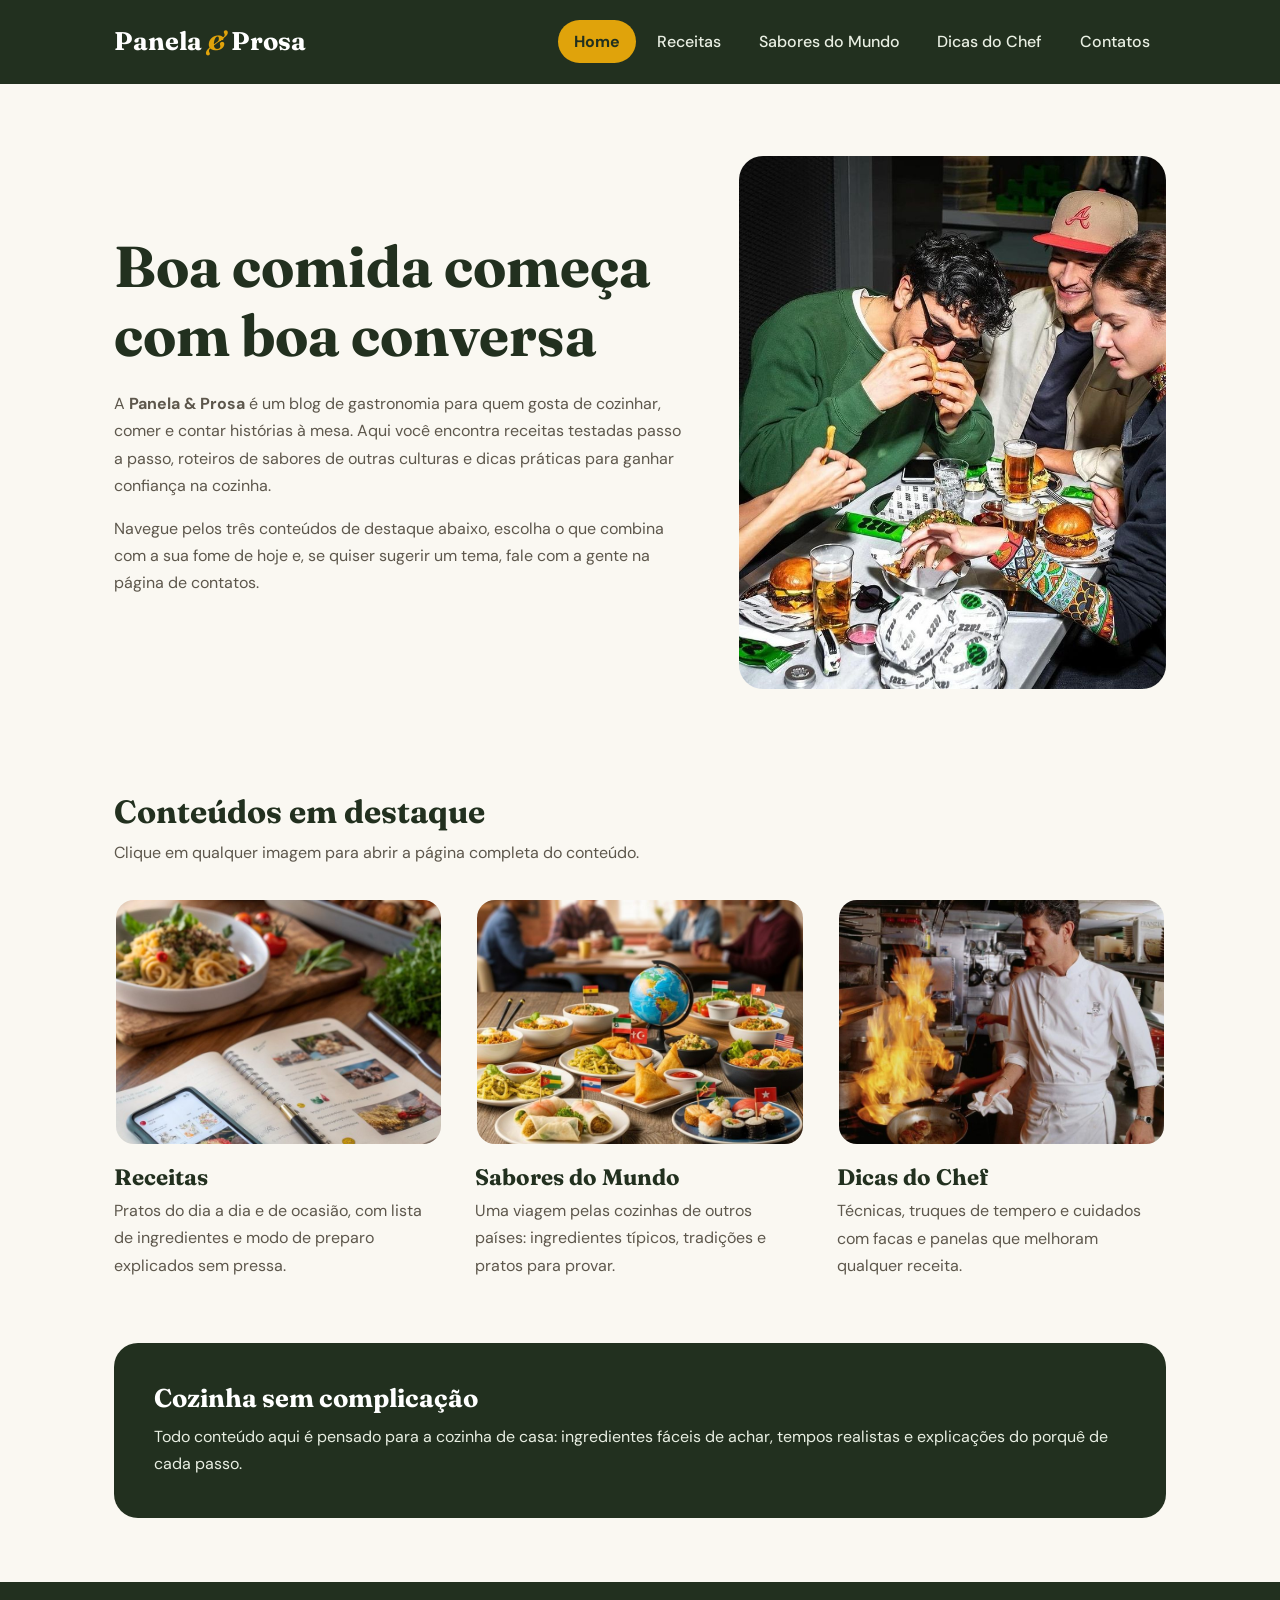
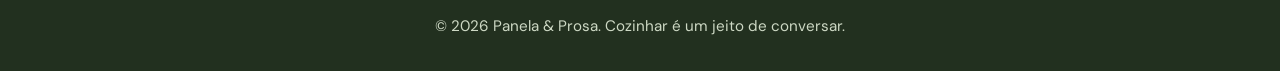
<file: index.html>
<!DOCTYPE html>
<html lang="pt-BR">
<head>
<meta charset="UTF-8">
<meta name="viewport" content="width=device-width, initial-scale=1">
<title>Home | Panela &amp; Prosa</title>
<link rel="preconnect" href="https://fonts.googleapis.com">
<link rel="stylesheet" href="https://fonts.googleapis.com/css2?family=Fraunces:ital,wght@0,600;0,700;1,600&amp;family=DM+Sans:wght@400;500;700&amp;display=swap">
<link rel="stylesheet" href="css/estilo.css">
</head>
<body>
<header class="topo"><div class="topo-in">
<a class="marca" href="index.html">Panela <span>&amp;</span> Prosa</a>
<nav aria-label="Navegação principal"><ul><li><a href="index.html" aria-current="page">Home</a></li><li><a href="receitas.html">Receitas</a></li><li><a href="sabores-do-mundo.html">Sabores do Mundo</a></li><li><a href="dicas-do-chef.html">Dicas do Chef</a></li><li><a href="contatos.html">Contatos</a></li></ul></nav>
</div></header>
<main>
<section class="hero">
<div>
<h1>Boa comida começa com boa conversa</h1>
<p>A <strong>Panela &amp; Prosa</strong> é um blog de gastronomia para quem gosta de cozinhar, comer e contar histórias à mesa. Aqui você encontra receitas testadas passo a passo, roteiros de sabores de outras culturas e dicas práticas para ganhar confiança na cozinha.</p>
<p>Navegue pelos três conteúdos de destaque abaixo, escolha o que combina com a sua fome de hoje e, se quiser sugerir um tema, fale com a gente na página de contatos.</p>
</div>
<img src="img/download (1).jpg" alt="">
</section>
<section class="secao">
<h2>Conteúdos em destaque</h2>
<p class="intro">Clique em qualquer imagem para abrir a página completa do conteúdo.</p>
<div class="destaques">
<article class="destaque"><a class="img" href="receitas.html"><img src="img/recipe.jpg"></a><h3>Receitas</h3><p>Pratos do dia a dia e de ocasião, com lista de ingredientes e modo de preparo explicados sem pressa.</p></article>
<article class="destaque"><a class="img" href="sabores-do-mundo.html"><img src="img/paieses.jpg" alt="Ir para a página Sabores do Mundo"></a><h3>Sabores do Mundo</h3><p>Uma viagem pelas cozinhas de outros países: ingredientes típicos, tradições e pratos para provar.</p></article>
<article class="destaque"><a class="img" href="dicas-do-chef.html"><img src="img/chefe.jpg" alt="Ir para a página Dicas do Chef"></a><h3>Dicas do Chef</h3><p>Técnicas, truques de tempero e cuidados com facas e panelas que melhoram qualquer receita.</p></article>
</div>
</section>
<section class="faixa"><h2>Cozinha sem complicação</h2><p>Todo conteúdo aqui é pensado para a cozinha de casa: ingredientes fáceis de achar, tempos realistas e explicações do porquê de cada passo.</p></section>
</main>
<footer class="rodape">© 2026 Panela &amp; Prosa. Cozinhar é um jeito de conversar.</footer>
</body>
</html>
</file>
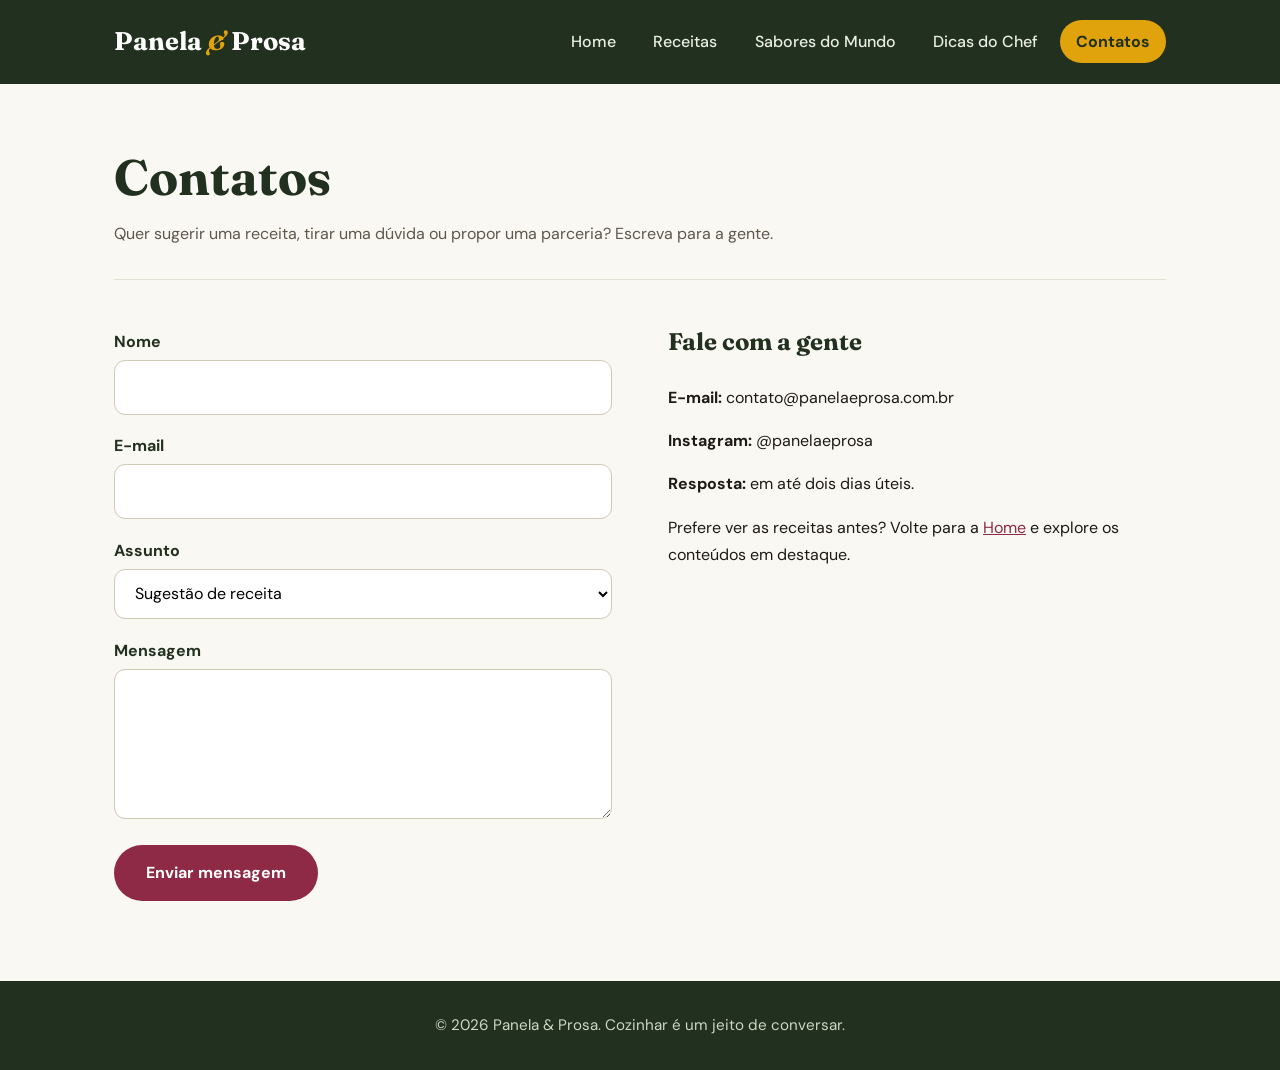
<file: contatos.html>
<!DOCTYPE html>
<html lang="pt-BR">
<head>
<meta charset="UTF-8">
<meta name="viewport" content="width=device-width, initial-scale=1">
<title>Contatos | Panela &amp; Prosa</title>
<link rel="preconnect" href="https://fonts.googleapis.com">
<link rel="stylesheet" href="https://fonts.googleapis.com/css2?family=Fraunces:ital,wght@0,600;0,700;1,600&amp;family=DM+Sans:wght@400;500;700&amp;display=swap">
<link rel="stylesheet" href="css/estilo.css">
</head>
<body>
<header class="topo"><div class="topo-in">
<a class="marca" href="index.html">Panela <span>&amp;</span> Prosa</a>
<nav aria-label="Navegação principal"><ul><li><a href="index.html">Home</a></li><li><a href="receitas.html">Receitas</a></li><li><a href="sabores-do-mundo.html">Sabores do Mundo</a></li><li><a href="dicas-do-chef.html">Dicas do Chef</a></li><li><a href="contatos.html" aria-current="page">Contatos</a></li></ul></nav>
</div></header>
<main>
<header class="cabecalho"><h1>Contatos</h1><p>Quer sugerir uma receita, tirar uma dúvida ou propor uma parceria? Escreva para a gente.</p></header>
<section class="contato">
<form action="#" method="post" onsubmit="event.preventDefault();this.reset();document.getElementById('ok').hidden=false;">
<div><label for="nome">Nome</label><input id="nome" name="nome" type="text" required></div>
<div><label for="email">E-mail</label><input id="email" name="email" type="email" required></div>
<div><label for="assunto">Assunto</label><select id="assunto" name="assunto"><option>Sugestão de receita</option><option>Dúvida</option><option>Parceria</option><option>Outro</option></select></div>
<div><label for="msg">Mensagem</label><textarea id="msg" name="msg" required></textarea></div>
<button type="submit">Enviar mensagem</button>
<p id="ok" hidden role="status">Mensagem enviada. Obrigado pelo contato!</p>
</form>
<div class="info">
<h2>Fale com a gente</h2><br>
<p><strong>E-mail:</strong> contato@panelaeprosa.com.br</p>
<p><strong>Instagram:</strong> @panelaeprosa</p>
<p><strong>Resposta:</strong> em até dois dias úteis.</p>
<p>Prefere ver as receitas antes? Volte para a <a href="index.html">Home</a> e explore os conteúdos em destaque.</p>
</div>
</section>
</main>
<footer class="rodape">© 2026 Panela &amp; Prosa. Cozinhar é um jeito de conversar.</footer>
</body>
</html>
</file>
<file: css/estilo.css>
/* ========================================
   1. VARIÁVEIS E CONFIGURAÇÕES GERAIS
======================================== */

:root {
    --verde: #22301f;
    --verde-claro: #3a4d33;
    --acafrao: #e0a30b;
    --beterraba: #8e2a45;

    --papel: #faf8f2;
    --linha: #e3dfd2;

    --tinta: #1d1a16;
    --suave: #5d574c;

    --largura: 1100px;
}

* {
    margin: 0;
    padding: 0;
    box-sizing: border-box;
}

html {
    scroll-behavior: smooth;
}

body {
    font-family: 'DM Sans', sans-serif;
    background-color: var(--papel);
    color: var(--tinta);
    font-size: 1rem;
    line-height: 1.7;
}

h1,
h2,
h3 {
    font-family: 'Fraunces', Georgia, serif;
    color: var(--verde);
    line-height: 1.2;
}

a {
    color: var(--beterraba);
}

a:focus-visible,
button:focus-visible,
input:focus-visible,
textarea:focus-visible,
select:focus-visible {
    outline: 3px solid var(--acafrao);
    outline-offset: 3px;
}


/* ========================================
   2. CABEÇALHO E NAVEGAÇÃO
======================================== */

.topo {
    background-color: var(--verde);
    color: #fff;
}

.topo-in {
    max-width: var(--largura);
    margin: 0 auto;
    padding: 1.25rem 1.5rem;

    display: flex;
    align-items: center;
    justify-content: space-between;
    flex-wrap: wrap;
    gap: 1rem;
}

.marca {
    font-family: 'Fraunces', Georgia, serif;
    font-size: 1.6rem;
    font-weight: 700;
    color: #fff;
    text-decoration: none;
}

.marca span {
    color: var(--acafrao);
    font-style: italic;
}

nav ul {
    display: flex;
    flex-wrap: wrap;
    gap: 0.35rem;
    list-style: none;
}

nav a {
    display: block;
    padding: 0.5rem 1rem;

    color: #e9efe3;
    text-decoration: none;
    border-radius: 999px;
    font-weight: 500;

    transition: background-color 0.2s;
}

nav a:hover {
    background-color: var(--verde-claro);
}

nav a[aria-current="page"] {
    background-color: var(--acafrao);
    color: var(--verde);
    font-weight: 700;
}


/* ========================================
   3. CONTEÚDO PRINCIPAL
======================================== */

main {
    max-width: var(--largura);
    margin: 0 auto;
    padding: 0 1.5rem;
}


/* ========================================
   4. SEÇÃO DE APRESENTAÇÃO (HERO)
======================================== */

.hero {
    display: grid;
    grid-template-columns: 1.15fr 0.85fr;
    align-items: center;
    gap: 3rem;

    padding: 4.5rem 0 3.5rem;
}

.hero h1 {
    font-size: clamp(2.2rem, 5vw, 3.6rem);
    margin-bottom: 1.25rem;
}

.hero p {
    max-width: 58ch;
    margin-bottom: 1rem;
    color: var(--suave);
}

.hero img {
    display: block;
    width: 100%;
    border-radius: 1.5rem;
}


/* ========================================
   5. CONTEÚDOS EM DESTAQUE
======================================== */

.secao {
    padding: 3rem 0;
}

.secao h2 {
    font-size: 2rem;
    margin-bottom: 0.5rem;
}

.intro {
    max-width: 60ch;
    margin-bottom: 2rem;
    color: var(--suave);
}

.destaques {
    display: grid;
    grid-template-columns: repeat(3, 1fr);
    gap: 2rem;
}

.destaque {
    display: flex;
    flex-direction: column;
}

.destaque .img {
    display: block;
    overflow: hidden;
    border-radius: 1.25rem;
    border: 2px solid transparent;

    transition:
        border-color 0.2s,
        transform 0.2s;
}

.destaque .img:hover,
.destaque .img:focus-visible {
    border-color: var(--acafrao);
    transform: translateY(-4px);
}

.destaque img {
    display: block;
    width: 100%;
    aspect-ratio: 4 / 3;
    object-fit: cover;
}

.destaque h3 {
    font-size: 1.4rem;
    margin: 1.1rem 0 0.4rem;
}

.destaque p {
    color: var(--suave);
    font-size: 1rem;
}


/* ========================================
   6. FAIXA INFORMATIVA
======================================== */

.faixa {
    margin: 1rem 0 4rem;
    padding: 2.5rem;

    background-color: var(--verde);
    color: #e9efe3;
    border-radius: 1.5rem;
}

.faixa h2 {
    color: #fff;
    font-size: 1.6rem;
    margin-bottom: 0.6rem;
}


/* ========================================
   7. CABEÇALHOS DAS PÁGINAS INTERNAS
======================================== */

.cabecalho {
    padding: 4rem 0 2rem;
    border-bottom: 1px solid var(--linha);
}

.cabecalho h1 {
    font-size: clamp(2rem, 4.5vw, 3.1rem);
    margin-bottom: 0.8rem;
}

.cabecalho p {
    max-width: 60ch;
    color: var(--suave);
}


/* ========================================
   8. LISTAGEM DE ARTIGOS E RECEITAS
======================================== */

.post {
    display: grid;
    grid-template-columns: 260px 1fr;
    gap: 2.5rem;

    padding: 3rem 0;
    border-bottom: 1px solid var(--linha);
}

.post:last-of-type {
    border-bottom: none;
}

.post img {
    display: block;
    width: 100%;
    aspect-ratio: 1;
    object-fit: cover;
    border-radius: 1rem;
}

.post--pais img,
.post--receita img,
.post--dica img {
    aspect-ratio: 4 / 3;
    object-position: center;
}

.post h2 {
    font-size: 1.6rem;
    margin-bottom: 0.6rem;
}

.post p {
    max-width: 65ch;
    margin-bottom: 0.8rem;
}

.post ul,
.post ol {
    max-width: 60ch;
    margin: 0 0 1rem 1.3rem;
}

.post li {
    margin-bottom: 0.3rem;
}

.tempo {
    display: inline-block;
    padding: 0.15rem 0.8rem;
    margin-bottom: 0.8rem;

    background-color: #f3ecd2;
    color: #6b4e00;
    border-radius: 999px;
    font-size: 0.9rem;
}


/* ========================================
   9. FORMULÁRIO DE CONTATO
======================================== */

.contato {
    display: grid;
    grid-template-columns: 1fr 1fr;
    gap: 3.5rem;

    padding: 3rem 0 5rem;
}

form {
    display: grid;
    gap: 1.1rem;
}

label {
    display: block;
    margin-bottom: 0.3rem;

    color: var(--verde);
    font-weight: 700;
}

input,
textarea,
select {
    width: 100%;
    padding: 0.8rem 1rem;

    border: 1.5px solid #cfc9b8;
    border-radius: 0.7rem;

    background-color: #fff;
    font: inherit;
}

textarea {
    min-height: 150px;
    resize: vertical;
}

button {
    justify-self: start;
    padding: 0.9rem 2rem;

    background-color: var(--beterraba);
    color: #fff;

    border: none;
    border-radius: 999px;

    font: inherit;
    font-weight: 700;
    cursor: pointer;
}

button:hover {
    background-color: #731f37;
}

.info p {
    margin-bottom: 1rem;
}


/* ========================================
   10. RODAPÉ
======================================== */

.rodape {
    padding: 2rem 1.5rem;

    background-color: var(--verde);
    color: #cdd8c4;

    text-align: center;
    font-size: 0.95rem;
}


/* ========================================
   11. RESPONSIVIDADE
======================================== */

@media (max-width: 860px) {

    .hero,
    .contato {
        grid-template-columns: 1fr;
    }

    .destaques {
        grid-template-columns: 1fr;
    }

    .post {
        grid-template-columns: 1fr;
    }

    .post img {
        aspect-ratio: 16 / 9;
    }

    .hero {
        padding-top: 2.5rem;
    }

}


/* ========================================
   12. ACESSIBILIDADE
======================================== */

@media (prefers-reduced-motion: reduce) {

    *,
    *::before,
    *::after {
        scroll-behavior: auto !important;
        transition: none !important;
    }

}
</file>
